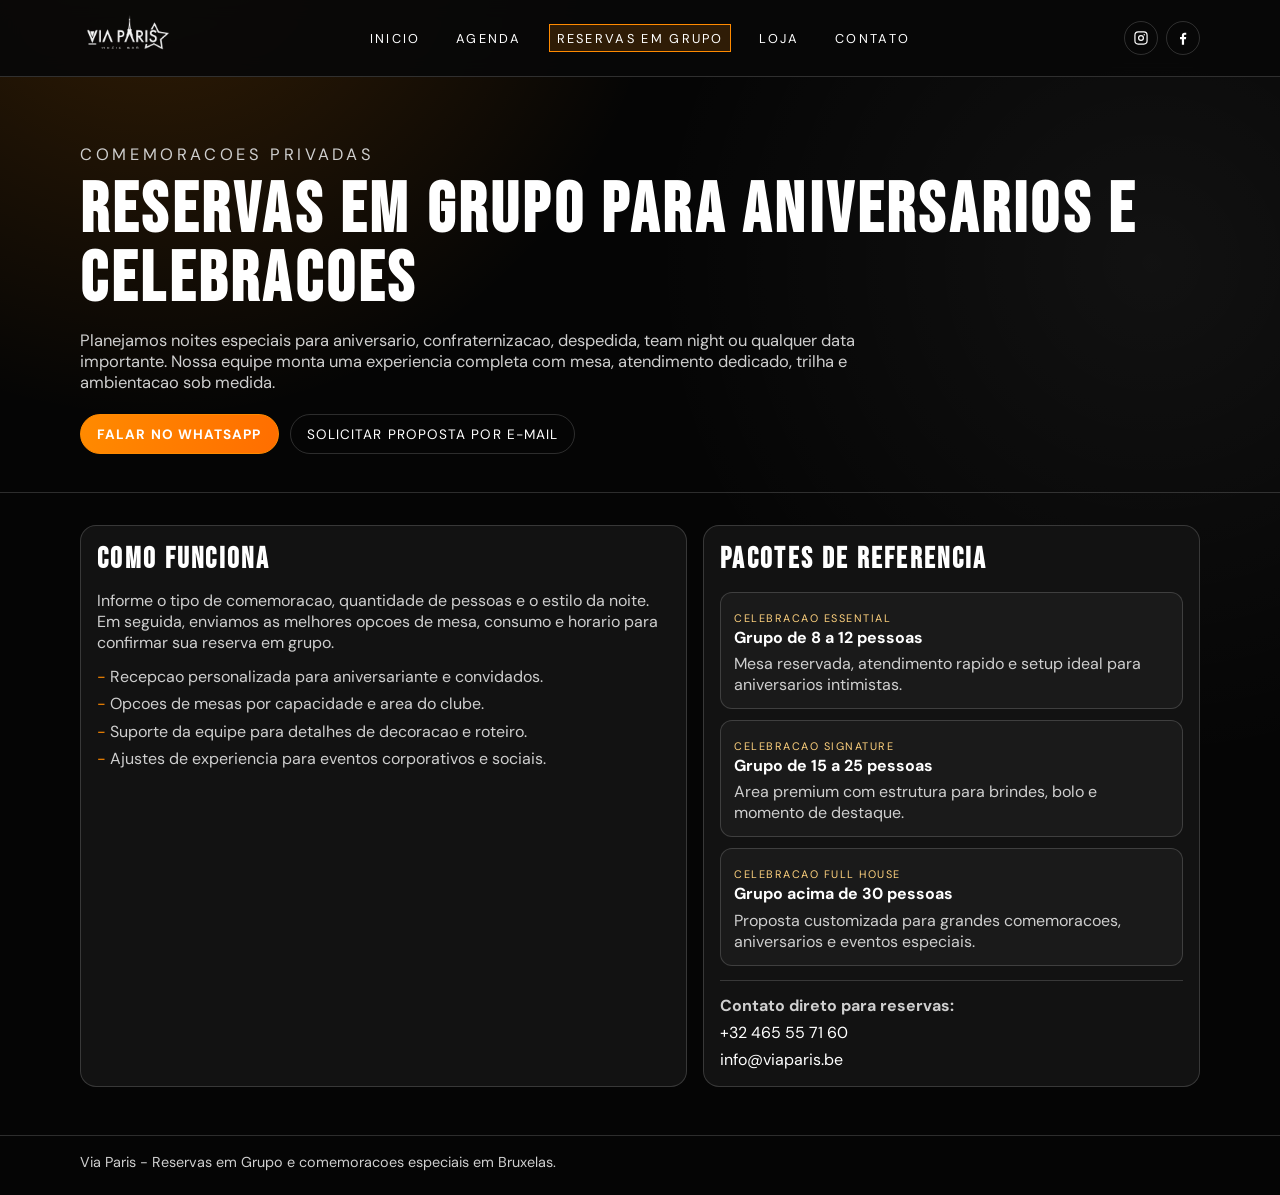
<file: group-booking.html>
<!DOCTYPE html>
<html lang="pt-BR">
<head>
  <meta charset="UTF-8" />
  <meta name="viewport" content="width=device-width, initial-scale=1.0" />
  <title>Via Paris | Reservas em Grupo</title>
  <meta name="description" content="Pagina dedicada para aniversarios, comemoracoes e reservas em grupo no Via Paris." />
  <link rel="preconnect" href="https://fonts.googleapis.com" />
  <link rel="preconnect" href="https://fonts.gstatic.com" crossorigin />
  <link href="https://fonts.googleapis.com/css2?family=Bebas+Neue&family=DM+Sans:wght@400;500;700&display=swap" rel="stylesheet" />
  <style>
    :root {
      --bg: #050505;
      --surface: #121212;
      --surface-2: #1a1a1a;
      --line: rgba(255, 255, 255, 0.16);
      --text: #fff;
      --muted: #cfcfcf;
      --accent: #ff8a00;
      --accent-2: #ffd27e;
      --max: 1120px;
      --ease: 260ms cubic-bezier(0.2, 0.7, 0.2, 1);
    }

    * { box-sizing: border-box; margin: 0; padding: 0; }

    body {
      font-family: "DM Sans", sans-serif;
      color: var(--text);
      min-height: 100vh;
      background:
        radial-gradient(circle at 12% -8%, rgba(255, 138, 0, 0.2), transparent 30%),
        radial-gradient(circle at 90% 22%, rgba(255, 255, 255, 0.05), transparent 34%),
        var(--bg);
    }

    a { color: inherit; text-decoration: none; }

    .container { width: min(100% - 2rem, var(--max)); margin: 0 auto; }

    .site-nav {
      position: sticky;
      top: 0;
      z-index: 20;
      backdrop-filter: blur(10px);
      background: rgba(8, 8, 8, 0.92);
      border-bottom: 1px solid var(--line);
    }

    .site-nav-inner {
      min-height: 76px;
      display: grid;
      grid-template-columns: 1fr auto 1fr;
      align-items: center;
      gap: 1rem;
    }

    .brand img { height: 50px; width: auto; }

    .nav-links {
      display: flex;
      justify-content: center;
      gap: 1.3rem;
      flex-wrap: wrap;
      text-transform: uppercase;
      letter-spacing: 0.18em;
      font-size: 0.8rem;
    }

    .nav-links a {
      border: 1px solid transparent;
      padding: 0.3rem 0.4rem;
      transition: border-color var(--ease), background var(--ease);
    }

    .nav-links a.active,
    .nav-links a:hover,
    .nav-links a:focus-visible {
      border-color: var(--accent);
      background: rgba(255, 138, 0, 0.16);
    }

    .social-links {
      justify-self: end;
      display: flex;
      gap: 0.55rem;
    }

    .social-link {
      width: 2.1rem;
      height: 2.1rem;
      display: grid;
      place-items: center;
      border-radius: 999px;
      border: 1px solid var(--line);
      transition: border-color var(--ease), transform var(--ease);
    }

    .social-link:hover,
    .social-link:focus-visible {
      border-color: var(--accent);
      transform: translateY(-2px);
    }

    .social-link svg { width: 1rem; height: 1rem; fill: currentColor; }

    .hero {
      padding: 4.2rem 0 2.4rem;
      border-bottom: 1px solid var(--line);
    }

    .eyebrow {
      font-size: 0.78rem;
      letter-spacing: 0.22em;
      text-transform: uppercase;
      color: var(--accent-2);
      margin-bottom: 0.75rem;
    }

    h1 {
      font-family: "Bebas Neue", sans-serif;
      font-size: clamp(2.2rem, 7vw, 4.4rem);
      letter-spacing: 0.06em;
      line-height: 0.98;
      margin-bottom: 0.95rem;
    }

    .hero p {
      color: var(--muted);
      max-width: 780px;
      font-size: 1.03rem;
    }

    .hero-actions {
      margin-top: 1.3rem;
      display: flex;
      gap: 0.7rem;
      flex-wrap: wrap;
    }

    .btn {
      border: 1px solid var(--line);
      border-radius: 999px;
      padding: 0.65rem 1rem;
      font-size: 0.85rem;
      letter-spacing: 0.08em;
      text-transform: uppercase;
      transition: transform var(--ease), border-color var(--ease), background var(--ease);
    }

    .btn:hover { transform: translateY(-2px); border-color: var(--accent); }

    .btn-primary {
      border-color: var(--accent);
      background: linear-gradient(100deg, #ff8a00, #ff6e00);
      color: #fff;
      font-weight: 700;
    }

    .layout {
      padding: 2rem 0 3rem;
      display: grid;
      grid-template-columns: 1.1fr 0.9fr;
      gap: 1rem;
    }

    .card {
      border: 1px solid var(--line);
      border-radius: 16px;
      background: var(--surface);
      padding: 1rem;
    }

    .card h2 {
      font-family: "Bebas Neue", sans-serif;
      letter-spacing: 0.08em;
      font-size: 1.8rem;
      margin-bottom: 0.8rem;
    }

    .card p { color: var(--muted); }

    .packages {
      display: grid;
      gap: 0.7rem;
      margin-top: 0.9rem;
    }

    .package {
      border: 1px solid var(--line);
      background: var(--surface-2);
      border-radius: 12px;
      padding: 0.8rem;
    }

    .package strong {
      display: block;
      font-size: 1rem;
      margin-bottom: 0.35rem;
    }

    .package small {
      color: var(--accent-2);
      text-transform: uppercase;
      letter-spacing: 0.14em;
      font-size: 0.68rem;
    }

    .checklist { list-style: none; margin-top: 0.8rem; display: grid; gap: 0.4rem; }
    .checklist li { color: var(--muted); }
    .checklist li::before { content: "- "; color: var(--accent); }

    .contact-block {
      margin-top: 0.9rem;
      border-top: 1px solid var(--line);
      padding-top: 0.9rem;
      display: grid;
      gap: 0.35rem;
    }

    .contact-block a { color: #fff; }

    .site-footer {
      border-top: 1px solid var(--line);
      padding: 1.1rem 0 1.5rem;
      color: var(--muted);
      font-size: 0.9rem;
    }

    @media (max-width: 920px) {
      .site-nav-inner {
        grid-template-columns: 1fr;
        padding: 0.75rem 0;
        justify-items: center;
      }

      .social-links { justify-self: center; }

      .layout {
        grid-template-columns: 1fr;
      }
    }
  </style>
</head>
<body>
  <header class="site-nav">
    <div class="container site-nav-inner">
      <a class="brand" href="index.html#home" aria-label="Via Paris Inicio">
        <img src="assets/images/logo.png" alt="Via Paris" />
      </a>

      <nav class="nav-links" aria-label="Navegacao principal">
        <a href="index.html#home">Inicio</a>
        <a href="agenda.html">Agenda</a>
        <a href="group-booking.html" class="active">Reservas em Grupo</a>
        <a href="loja.html">Loja</a>
        <a href="index.html#contact">Contato</a>
      </nav>

      <div class="social-links" aria-label="Links de redes sociais">
        <a class="social-link" href="https://www.instagram.com/viaparisbar/" target="_blank" rel="noopener" aria-label="Instagram">
          <svg viewBox="0 0 24 24" aria-hidden="true"><path d="M7.75 2h8.5A5.75 5.75 0 0 1 22 7.75v8.5A5.75 5.75 0 0 1 16.25 22h-8.5A5.75 5.75 0 0 1 2 16.25v-8.5A5.75 5.75 0 0 1 7.75 2m0 1.8A3.95 3.95 0 0 0 3.8 7.75v8.5a3.95 3.95 0 0 0 3.95 3.95h8.5a3.95 3.95 0 0 0 3.95-3.95v-8.5a3.95 3.95 0 0 0-3.95-3.95h-8.5M12 7.5A4.5 4.5 0 1 1 7.5 12 4.5 4.5 0 0 1 12 7.5m0 1.8a2.7 2.7 0 1 0 2.7 2.7A2.7 2.7 0 0 0 12 9.3m4.86-3.14a1.08 1.08 0 1 1-1.08 1.08 1.08 1.08 0 0 1 1.08-1.08"/></svg>
        </a>
        <a class="social-link" href="https://www.facebook.com/pages/Via-paris-music-bar/100776081342285?locale=fr_CA" target="_blank" rel="noopener" aria-label="Facebook">
          <svg viewBox="0 0 24 24" aria-hidden="true"><path d="M13.6 22v-8.2h2.8l.42-3.2H13.6V8.56c0-.92.26-1.54 1.58-1.54h1.68V4.18A22.8 22.8 0 0 0 14.4 4c-2.44 0-4.1 1.5-4.1 4.26V10.6H7.5v3.2h2.8V22h3.3z"/></svg>
        </a>
      </div>
    </div>
  </header>

  <main>
    <section class="hero">
      <div class="container">
        <p class="eyebrow">Comemoracoes Privadas</p>
        <h1>Reservas em Grupo para Aniversarios e Celebracoes</h1>
        <p>
          Planejamos noites especiais para aniversario, confraternizacao, despedida, team night ou qualquer data importante.
          Nossa equipe monta uma experiencia completa com mesa, atendimento dedicado, trilha e ambientacao sob medida.
        </p>
        <div class="hero-actions">
          <a class="btn btn-primary" href="tel:+32465557160">Falar no WhatsApp</a>
          <a class="btn" href="mailto:info@viaparis.be">Solicitar proposta por e-mail</a>
        </div>
      </div>
    </section>

    <section class="container layout">
      <article class="card">
        <h2>Como Funciona</h2>
        <p>
          Informe o tipo de comemoracao, quantidade de pessoas e o estilo da noite. Em seguida, enviamos as melhores opcoes
          de mesa, consumo e horario para confirmar sua reserva em grupo.
        </p>
        <ul class="checklist">
          <li>Recepcao personalizada para aniversariante e convidados.</li>
          <li>Opcoes de mesas por capacidade e area do clube.</li>
          <li>Suporte da equipe para detalhes de decoracao e roteiro.</li>
          <li>Ajustes de experiencia para eventos corporativos e sociais.</li>
        </ul>
      </article>

      <article class="card">
        <h2>Pacotes de Referencia</h2>
        <div class="packages">
          <div class="package">
            <small>Celebracao Essential</small>
            <strong>Grupo de 8 a 12 pessoas</strong>
            <p>Mesa reservada, atendimento rapido e setup ideal para aniversarios intimistas.</p>
          </div>
          <div class="package">
            <small>Celebracao Signature</small>
            <strong>Grupo de 15 a 25 pessoas</strong>
            <p>Area premium com estrutura para brindes, bolo e momento de destaque.</p>
          </div>
          <div class="package">
            <small>Celebracao Full House</small>
            <strong>Grupo acima de 30 pessoas</strong>
            <p>Proposta customizada para grandes comemoracoes, aniversarios e eventos especiais.</p>
          </div>
        </div>

        <div class="contact-block">
          <p><strong>Contato direto para reservas:</strong></p>
          <p><a href="tel:+32465557160">+32 465 55 71 60</a></p>
          <p><a href="mailto:info@viaparis.be">info@viaparis.be</a></p>
        </div>
      </article>
    </section>
  </main>

  <footer class="site-footer">
    <div class="container">Via Paris - Reservas em Grupo e comemoracoes especiais em Bruxelas.</div>
  </footer>
</body>
</html>
</file>
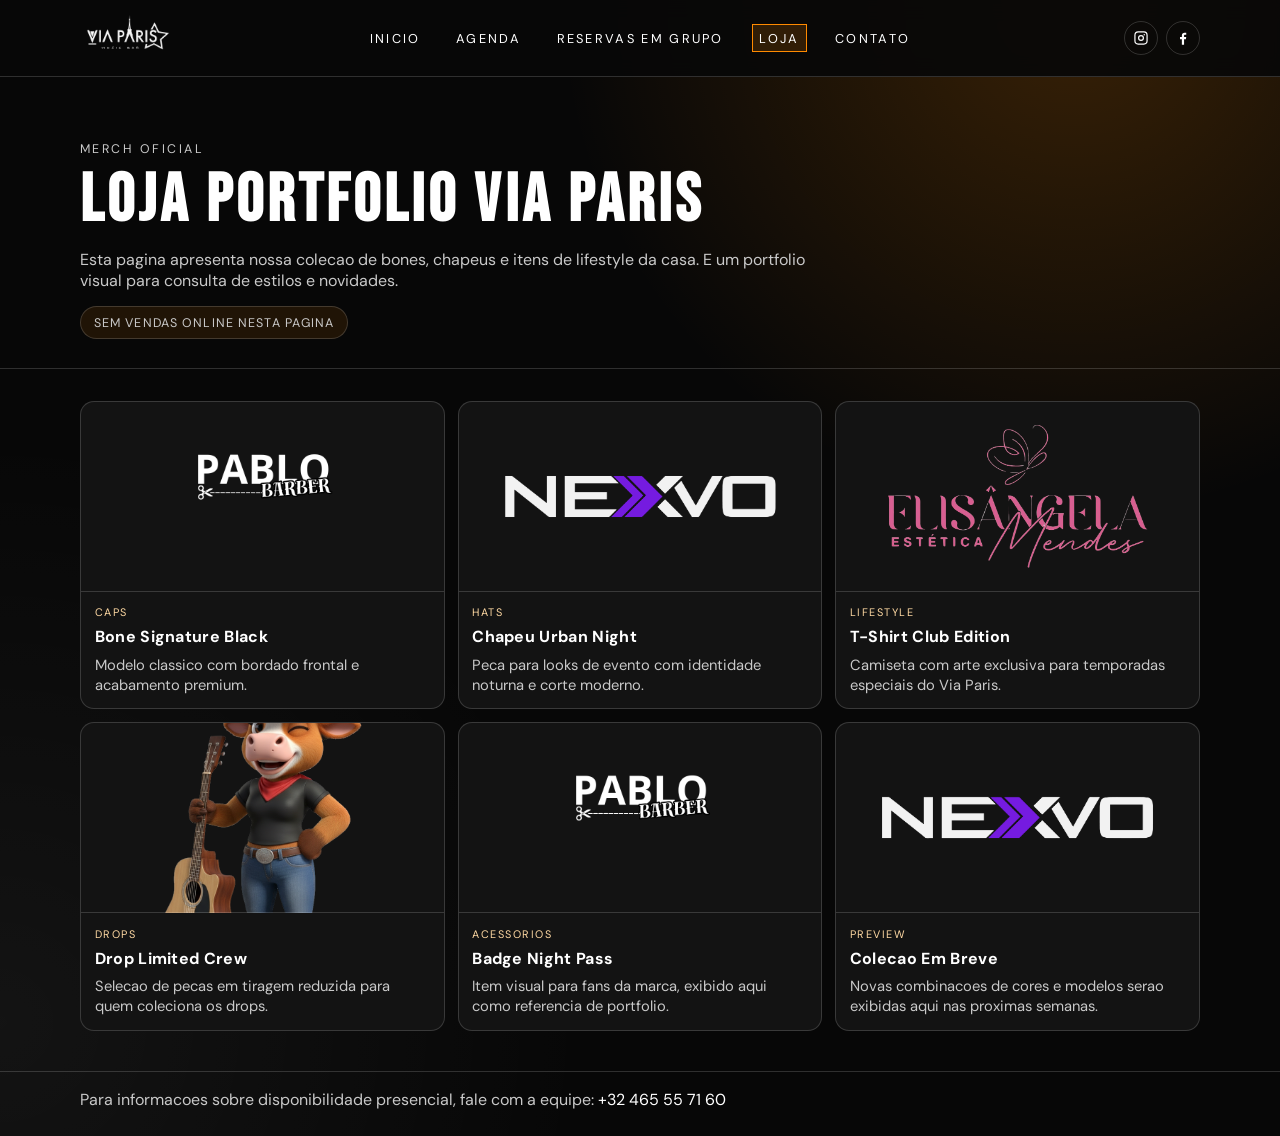
<file: loja.html>
<!DOCTYPE html>
<html lang="pt-BR">
<head>
  <meta charset="UTF-8" />
  <meta name="viewport" content="width=device-width, initial-scale=1.0" />
  <title>Via Paris | Loja Portfolio</title>
  <meta name="description" content="Portfolio da loja Via Paris com bones, chapeus e pecas exclusivas. Sem vendas online." />
  <link rel="preconnect" href="https://fonts.googleapis.com" />
  <link rel="preconnect" href="https://fonts.gstatic.com" crossorigin />
  <link href="https://fonts.googleapis.com/css2?family=Bebas+Neue&family=DM+Sans:wght@400;500;700&display=swap" rel="stylesheet" />
  <style>
    :root {
      --bg: #070707;
      --surface: #131313;
      --line: rgba(255, 255, 255, 0.16);
      --text: #fff;
      --muted: #c9c9c9;
      --accent: #ff8a00;
      --max: 1120px;
      --ease: 260ms cubic-bezier(0.2, 0.7, 0.2, 1);
    }

    * { box-sizing: border-box; margin: 0; padding: 0; }

    body {
      font-family: "DM Sans", sans-serif;
      color: var(--text);
      min-height: 100vh;
      background:
        radial-gradient(circle at 84% 0%, rgba(255, 138, 0, 0.2), transparent 33%),
        radial-gradient(circle at 0% 90%, rgba(255, 255, 255, 0.05), transparent 36%),
        var(--bg);
    }

    a { color: inherit; text-decoration: none; }

    .container { width: min(100% - 2rem, var(--max)); margin: 0 auto; }

    .site-nav {
      position: sticky;
      top: 0;
      z-index: 20;
      backdrop-filter: blur(10px);
      background: rgba(8, 8, 8, 0.92);
      border-bottom: 1px solid var(--line);
    }

    .site-nav-inner {
      min-height: 76px;
      display: grid;
      grid-template-columns: 1fr auto 1fr;
      align-items: center;
      gap: 1rem;
    }

    .brand img { height: 50px; width: auto; }

    .nav-links {
      display: flex;
      justify-content: center;
      gap: 1.3rem;
      flex-wrap: wrap;
      text-transform: uppercase;
      letter-spacing: 0.18em;
      font-size: 0.8rem;
    }

    .nav-links a {
      border: 1px solid transparent;
      padding: 0.3rem 0.4rem;
      transition: border-color var(--ease), background var(--ease);
    }

    .nav-links a.active,
    .nav-links a:hover,
    .nav-links a:focus-visible {
      border-color: var(--accent);
      background: rgba(255, 138, 0, 0.16);
    }

    .social-links {
      justify-self: end;
      display: flex;
      gap: 0.55rem;
    }

    .social-link {
      width: 2.1rem;
      height: 2.1rem;
      display: grid;
      place-items: center;
      border-radius: 999px;
      border: 1px solid var(--line);
      transition: border-color var(--ease), transform var(--ease);
    }

    .social-link:hover,
    .social-link:focus-visible {
      border-color: var(--accent);
      transform: translateY(-2px);
    }

    .social-link svg { width: 1rem; height: 1rem; fill: currentColor; }

    .hero {
      padding: 4rem 0 1.8rem;
      border-bottom: 1px solid var(--line);
    }

    .eyebrow {
      font-size: 0.78rem;
      letter-spacing: 0.2em;
      text-transform: uppercase;
      color: #ffd27e;
      margin-bottom: 0.75rem;
    }

    h1 {
      font-family: "Bebas Neue", sans-serif;
      font-size: clamp(2.2rem, 6.5vw, 4.2rem);
      letter-spacing: 0.06em;
      line-height: 0.98;
      margin-bottom: 0.9rem;
    }

    .hero p { color: var(--muted); max-width: 760px; }

    .hero-note {
      margin-top: 0.95rem;
      display: inline-block;
      border: 1px solid var(--line);
      border-radius: 999px;
      padding: 0.45rem 0.8rem;
      font-size: 0.78rem;
      letter-spacing: 0.09em;
      text-transform: uppercase;
      color: #ffe5bb;
      background: rgba(255, 138, 0, 0.1);
    }

    .grid {
      padding: 2rem 0 2.5rem;
      display: grid;
      grid-template-columns: repeat(3, minmax(0, 1fr));
      gap: 0.8rem;
    }

    .item {
      border: 1px solid var(--line);
      border-radius: 14px;
      background: var(--surface);
      overflow: hidden;
      transition: transform var(--ease), border-color var(--ease);
    }

    .item:hover {
      transform: translateY(-3px);
      border-color: rgba(255, 138, 0, 0.45);
    }

    .item-media {
      height: 190px;
      border-bottom: 1px solid var(--line);
      background-size: cover;
      background-position: center;
    }

    .item-body {
      padding: 0.85rem;
      display: grid;
      gap: 0.45rem;
    }

    .item h2 {
      font-size: 1rem;
      letter-spacing: 0.02em;
    }

    .tag {
      font-size: 0.68rem;
      letter-spacing: 0.14em;
      text-transform: uppercase;
      color: #ffd9a3;
    }

    .item p { color: var(--muted); font-size: 0.92rem; }

    .cta-block {
      border-top: 1px solid var(--line);
      padding: 1.1rem 0 1.6rem;
      color: var(--muted);
    }

    .cta-block a { color: #fff; }

    @media (max-width: 960px) {
      .site-nav-inner {
        grid-template-columns: 1fr;
        padding: 0.75rem 0;
        justify-items: center;
      }

      .social-links { justify-self: center; }
      .grid { grid-template-columns: 1fr 1fr; }
    }

    @media (max-width: 640px) {
      .grid { grid-template-columns: 1fr; }
    }
  </style>
</head>
<body>
  <header class="site-nav">
    <div class="container site-nav-inner">
      <a class="brand" href="index.html#home" aria-label="Via Paris Inicio">
        <img src="assets/images/logo.png" alt="Via Paris" />
      </a>

      <nav class="nav-links" aria-label="Navegacao principal">
        <a href="index.html#home">Inicio</a>
        <a href="agenda.html">Agenda</a>
        <a href="group-booking.html">Reservas em Grupo</a>
        <a href="loja.html" class="active">Loja</a>
        <a href="index.html#contact">Contato</a>
      </nav>

      <div class="social-links" aria-label="Links de redes sociais">
        <a class="social-link" href="https://www.instagram.com/viaparisbar/" target="_blank" rel="noopener" aria-label="Instagram">
          <svg viewBox="0 0 24 24" aria-hidden="true"><path d="M7.75 2h8.5A5.75 5.75 0 0 1 22 7.75v8.5A5.75 5.75 0 0 1 16.25 22h-8.5A5.75 5.75 0 0 1 2 16.25v-8.5A5.75 5.75 0 0 1 7.75 2m0 1.8A3.95 3.95 0 0 0 3.8 7.75v8.5a3.95 3.95 0 0 0 3.95 3.95h8.5a3.95 3.95 0 0 0 3.95-3.95v-8.5a3.95 3.95 0 0 0-3.95-3.95h-8.5M12 7.5A4.5 4.5 0 1 1 7.5 12 4.5 4.5 0 0 1 12 7.5m0 1.8a2.7 2.7 0 1 0 2.7 2.7A2.7 2.7 0 0 0 12 9.3m4.86-3.14a1.08 1.08 0 1 1-1.08 1.08 1.08 1.08 0 0 1 1.08-1.08"/></svg>
        </a>
        <a class="social-link" href="https://www.facebook.com/pages/Via-paris-music-bar/100776081342285?locale=fr_CA" target="_blank" rel="noopener" aria-label="Facebook">
          <svg viewBox="0 0 24 24" aria-hidden="true"><path d="M13.6 22v-8.2h2.8l.42-3.2H13.6V8.56c0-.92.26-1.54 1.58-1.54h1.68V4.18A22.8 22.8 0 0 0 14.4 4c-2.44 0-4.1 1.5-4.1 4.26V10.6H7.5v3.2h2.8V22h3.3z"/></svg>
        </a>
      </div>
    </div>
  </header>

  <main>
    <section class="hero">
      <div class="container">
        <p class="eyebrow">Merch Oficial</p>
        <h1>Loja Portfolio Via Paris</h1>
        <p>
          Esta pagina apresenta nossa colecao de bones, chapeus e itens de lifestyle da casa.
          E um portfolio visual para consulta de estilos e novidades.
        </p>
        <p class="hero-note">Sem vendas online nesta pagina</p>
      </div>
    </section>

    <section class="container grid" aria-label="Portfolio da loja">
      <article class="item">
        <div class="item-media" style="background-image:url('assets/images/parceria-pablo.png');"></div>
        <div class="item-body">
          <span class="tag">Caps</span>
          <h2>Bone Signature Black</h2>
          <p>Modelo classico com bordado frontal e acabamento premium.</p>
        </div>
      </article>

      <article class="item">
        <div class="item-media" style="background-image:url('assets/images/parceria-nexvo.png');"></div>
        <div class="item-body">
          <span class="tag">Hats</span>
          <h2>Chapeu Urban Night</h2>
          <p>Peca para looks de evento com identidade noturna e corte moderno.</p>
        </div>
      </article>

      <article class="item">
        <div class="item-media" style="background-image:url('assets/images/parceria-lisa.png');"></div>
        <div class="item-body">
          <span class="tag">Lifestyle</span>
          <h2>T-Shirt Club Edition</h2>
          <p>Camiseta com arte exclusiva para temporadas especiais do Via Paris.</p>
        </div>
      </article>

      <article class="item">
        <div class="item-media" style="background-image:url('assets/images/mascotte.png');"></div>
        <div class="item-body">
          <span class="tag">Drops</span>
          <h2>Drop Limited Crew</h2>
          <p>Selecao de pecas em tiragem reduzida para quem coleciona os drops.</p>
        </div>
      </article>

      <article class="item">
        <div class="item-media" style="background-image:url('assets/images/parceria-pablo.png');"></div>
        <div class="item-body">
          <span class="tag">Acessorios</span>
          <h2>Badge Night Pass</h2>
          <p>Item visual para fans da marca, exibido aqui como referencia de portfolio.</p>
        </div>
      </article>

      <article class="item">
        <div class="item-media" style="background-image:url('assets/images/parceria-nexvo.png');"></div>
        <div class="item-body">
          <span class="tag">Preview</span>
          <h2>Colecao Em Breve</h2>
          <p>Novas combinacoes de cores e modelos serao exibidas aqui nas proximas semanas.</p>
        </div>
      </article>
    </section>

    <section class="cta-block">
      <div class="container">
        Para informacoes sobre disponibilidade presencial, fale com a equipe: <a href="tel:+32465557160">+32 465 55 71 60</a>
      </div>
    </section>
  </main>
</body>
</html>
</file>
